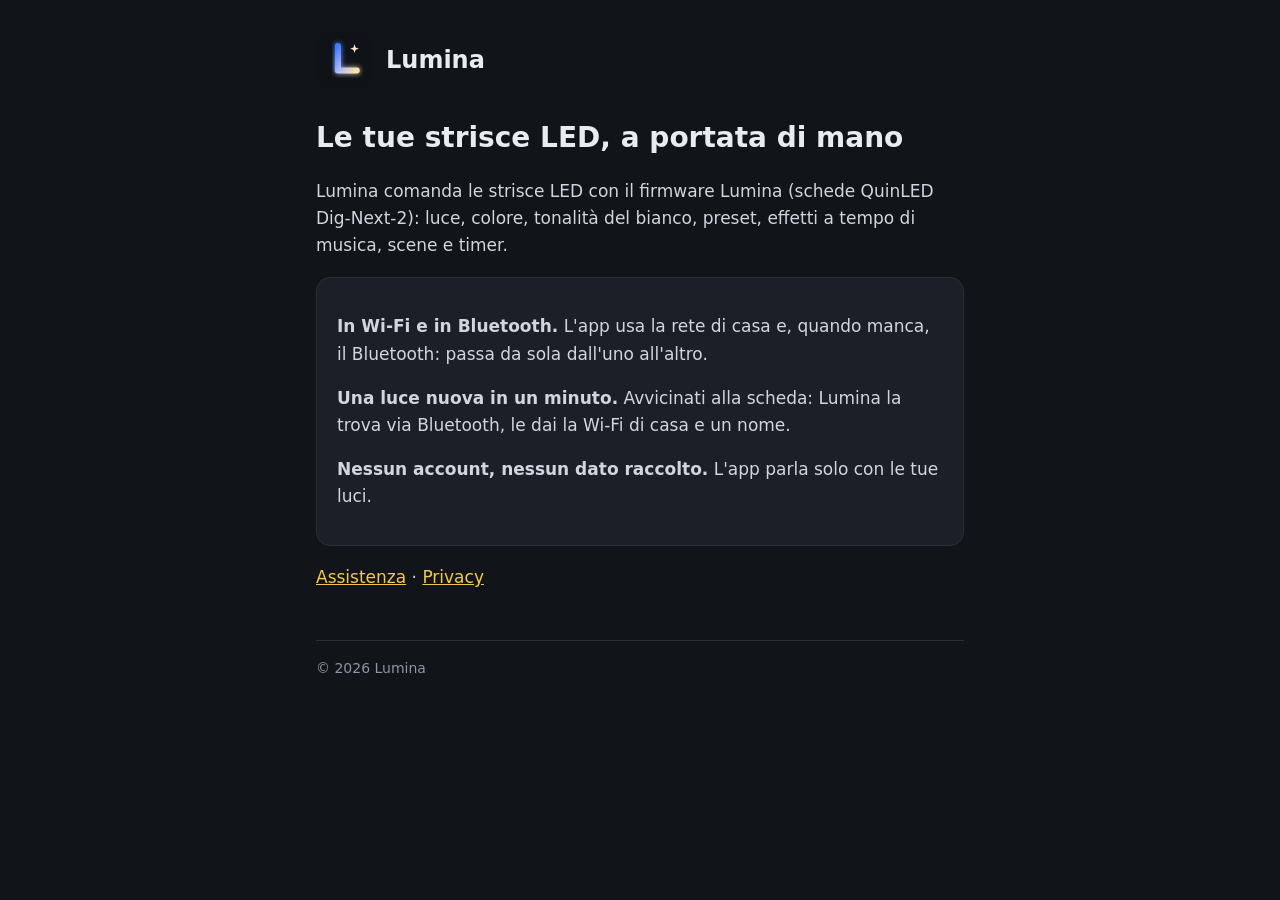
<file: index.html>
<!doctype html>
<html lang="it"><head><meta charset="utf-8"><meta name="viewport" content="width=device-width,initial-scale=1">
<title>Lumina</title><meta name="description" content="Lumina: l'app per le strisce LED con firmware Lumina, in Wi-Fi e Bluetooth.">
<link rel="icon" href="logo.svg"><link rel="stylesheet" href="stile.css"></head>
<body><main>
<header><img src="logo.svg" alt=""><a href="./">Lumina</a></header>
<h1>Le tue strisce LED, a portata di mano</h1>
<p>Lumina comanda le strisce LED con il firmware Lumina (schede QuinLED Dig-Next-2): luce, colore, tonalità del bianco, preset, effetti a tempo di musica, scene e timer.</p>
<div class="carta">
<p><b>In Wi-Fi e in Bluetooth.</b> L'app usa la rete di casa e, quando manca, il Bluetooth: passa da sola dall'uno all'altro.</p>
<p><b>Una luce nuova in un minuto.</b> Avvicinati alla scheda: Lumina la trova via Bluetooth, le dai la Wi-Fi di casa e un nome.</p>
<p><b>Nessun account, nessun dato raccolto.</b> L'app parla solo con le tue luci.</p>
</div>
<p><a href="assistenza/">Assistenza</a> · <a href="privacy/">Privacy</a></p>
<footer>© 2026 Lumina</footer>
</main></body></html>
</file>
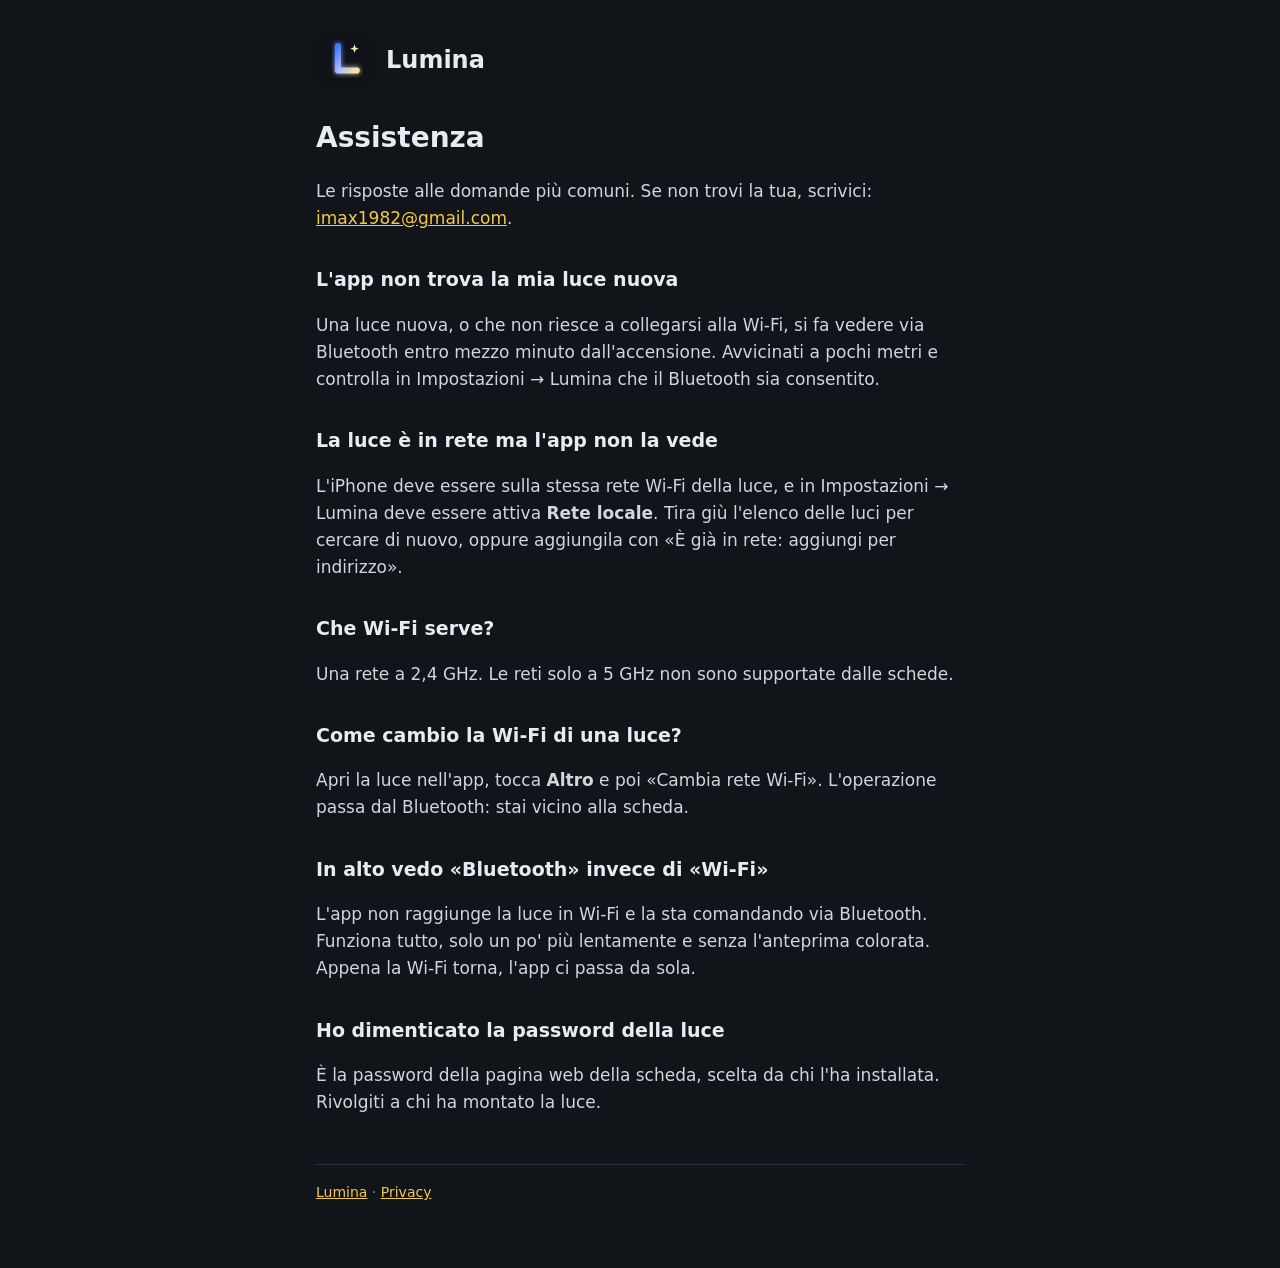
<file: assistenza/index.html>
<!doctype html>
<html lang="it"><head><meta charset="utf-8"><meta name="viewport" content="width=device-width,initial-scale=1">
<title>Assistenza — Lumina</title><link rel="icon" href="../logo.svg"><link rel="stylesheet" href="../stile.css"></head>
<body><main>
<header><img src="../logo.svg" alt=""><a href="../">Lumina</a></header>
<h1>Assistenza</h1>
<p>Le risposte alle domande più comuni. Se non trovi la tua, scrivici: <a href="mailto:imax1982@gmail.com">imax1982@gmail.com</a>.</p>

<h2>L'app non trova la mia luce nuova</h2>
<p>Una luce nuova, o che non riesce a collegarsi alla Wi-Fi, si fa vedere via Bluetooth entro mezzo minuto dall'accensione. Avvicinati a pochi metri e controlla in Impostazioni → Lumina che il Bluetooth sia consentito.</p>

<h2>La luce è in rete ma l'app non la vede</h2>
<p>L'iPhone deve essere sulla stessa rete Wi-Fi della luce, e in Impostazioni → Lumina deve essere attiva <b>Rete locale</b>. Tira giù l'elenco delle luci per cercare di nuovo, oppure aggiungila con «È già in rete: aggiungi per indirizzo».</p>

<h2>Che Wi-Fi serve?</h2>
<p>Una rete a 2,4 GHz. Le reti solo a 5 GHz non sono supportate dalle schede.</p>

<h2>Come cambio la Wi-Fi di una luce?</h2>
<p>Apri la luce nell'app, tocca <b>Altro</b> e poi «Cambia rete Wi-Fi». L'operazione passa dal Bluetooth: stai vicino alla scheda.</p>

<h2>In alto vedo «Bluetooth» invece di «Wi-Fi»</h2>
<p>L'app non raggiunge la luce in Wi-Fi e la sta comandando via Bluetooth. Funziona tutto, solo un po' più lentamente e senza l'anteprima colorata. Appena la Wi-Fi torna, l'app ci passa da sola.</p>

<h2>Ho dimenticato la password della luce</h2>
<p>È la password della pagina web della scheda, scelta da chi l'ha installata. Rivolgiti a chi ha montato la luce.</p>
<footer><a href="../">Lumina</a> · <a href="../privacy/">Privacy</a></footer>
</main></body></html>
</file>
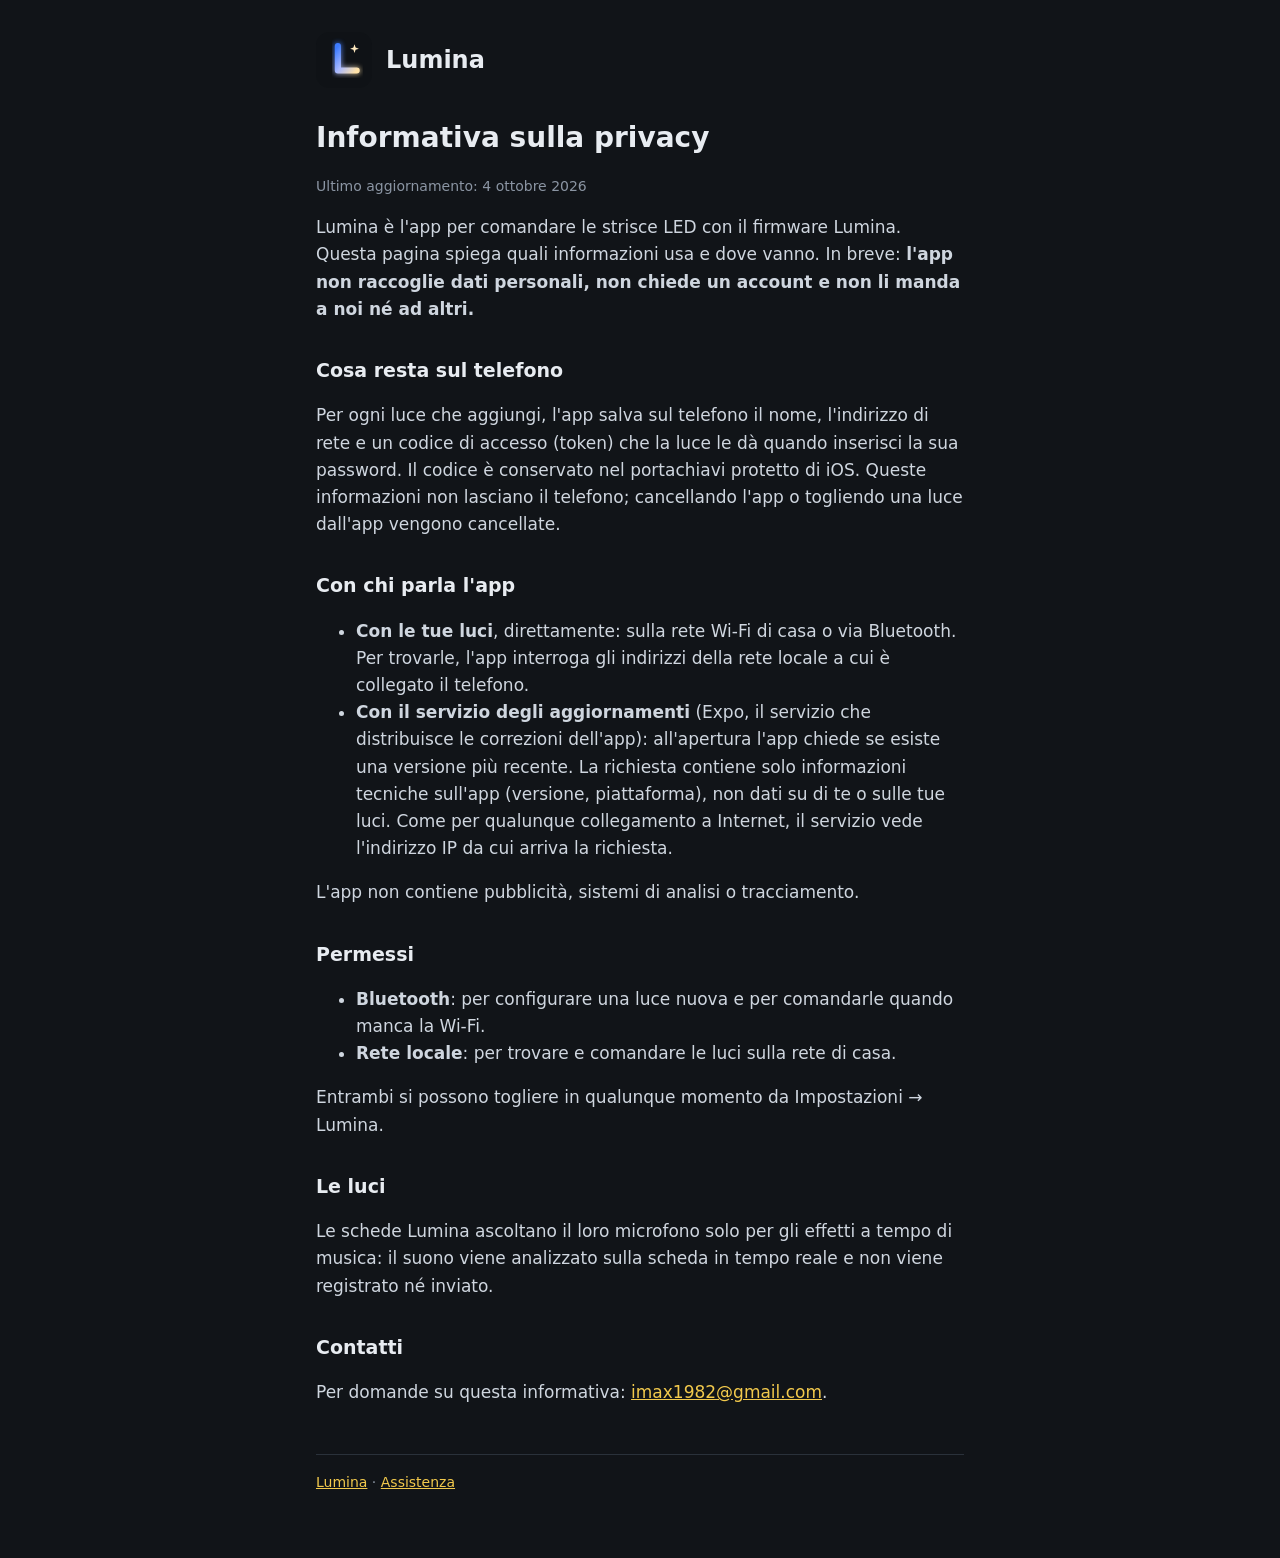
<file: privacy/index.html>
<!doctype html>
<html lang="it"><head><meta charset="utf-8"><meta name="viewport" content="width=device-width,initial-scale=1">
<title>Privacy — Lumina</title><link rel="icon" href="../logo.svg"><link rel="stylesheet" href="../stile.css"></head>
<body><main>
<header><img src="../logo.svg" alt=""><a href="../">Lumina</a></header>
<h1>Informativa sulla privacy</h1>
<p class="nota">Ultimo aggiornamento: 4 ottobre 2026</p>

<p>Lumina è l'app per comandare le strisce LED con il firmware Lumina. Questa pagina spiega quali informazioni usa e dove vanno. In breve: <b>l'app non raccoglie dati personali, non chiede un account e non li manda a noi né ad altri.</b></p>

<h2>Cosa resta sul telefono</h2>
<p>Per ogni luce che aggiungi, l'app salva sul telefono il nome, l'indirizzo di rete e un codice di accesso (token) che la luce le dà quando inserisci la sua password. Il codice è conservato nel portachiavi protetto di iOS. Queste informazioni non lasciano il telefono; cancellando l'app o togliendo una luce dall'app vengono cancellate.</p>

<h2>Con chi parla l'app</h2>
<ul>
<li><b>Con le tue luci</b>, direttamente: sulla rete Wi-Fi di casa o via Bluetooth. Per trovarle, l'app interroga gli indirizzi della rete locale a cui è collegato il telefono.</li>
<li><b>Con il servizio degli aggiornamenti</b> (Expo, il servizio che distribuisce le correzioni dell'app): all'apertura l'app chiede se esiste una versione più recente. La richiesta contiene solo informazioni tecniche sull'app (versione, piattaforma), non dati su di te o sulle tue luci. Come per qualunque collegamento a Internet, il servizio vede l'indirizzo IP da cui arriva la richiesta.</li>
</ul>
<p>L'app non contiene pubblicità, sistemi di analisi o tracciamento.</p>

<h2>Permessi</h2>
<ul>
<li><b>Bluetooth</b>: per configurare una luce nuova e per comandarle quando manca la Wi-Fi.</li>
<li><b>Rete locale</b>: per trovare e comandare le luci sulla rete di casa.</li>
</ul>
<p>Entrambi si possono togliere in qualunque momento da Impostazioni → Lumina.</p>

<h2>Le luci</h2>
<p>Le schede Lumina ascoltano il loro microfono solo per gli effetti a tempo di musica: il suono viene analizzato sulla scheda in tempo reale e non viene registrato né inviato.</p>

<h2>Contatti</h2>
<p>Per domande su questa informativa: <a href="mailto:imax1982@gmail.com">imax1982@gmail.com</a>.</p>
<footer><a href="../">Lumina</a> · <a href="../assistenza/">Assistenza</a></footer>
</main></body></html>
</file>
<file: stile.css>
:root{color-scheme:dark;--sfondo:#111418;--carta:#1b2027;--testo:#e8ecf1;--tenue:#8b95a3;--acceso:#f2c94c;--linea:#2a313a}
*{box-sizing:border-box}
body{margin:0;background:var(--sfondo);color:var(--testo);font:17px/1.6 -apple-system,system-ui,Segoe UI,Roboto,sans-serif}
main{max-width:680px;margin:0 auto;padding:32px 16px 64px}
header{display:flex;align-items:center;gap:14px;margin-bottom:28px}
header img{width:56px;height:56px;border-radius:13px}
header a{color:inherit;text-decoration:none;font-size:24px;font-weight:700}
h1{font-size:28px;margin:0 0 6px}
h2{font-size:19px;margin:32px 0 6px}
p,li{color:#cfd6df}
.nota{color:var(--tenue);font-size:14px}
.carta{background:var(--carta);border:1px solid var(--linea);border-radius:14px;padding:18px 20px;margin:18px 0}
a{color:var(--acceso)}
footer{margin-top:48px;color:var(--tenue);font-size:14px;border-top:1px solid var(--linea);padding-top:16px}
</file>
